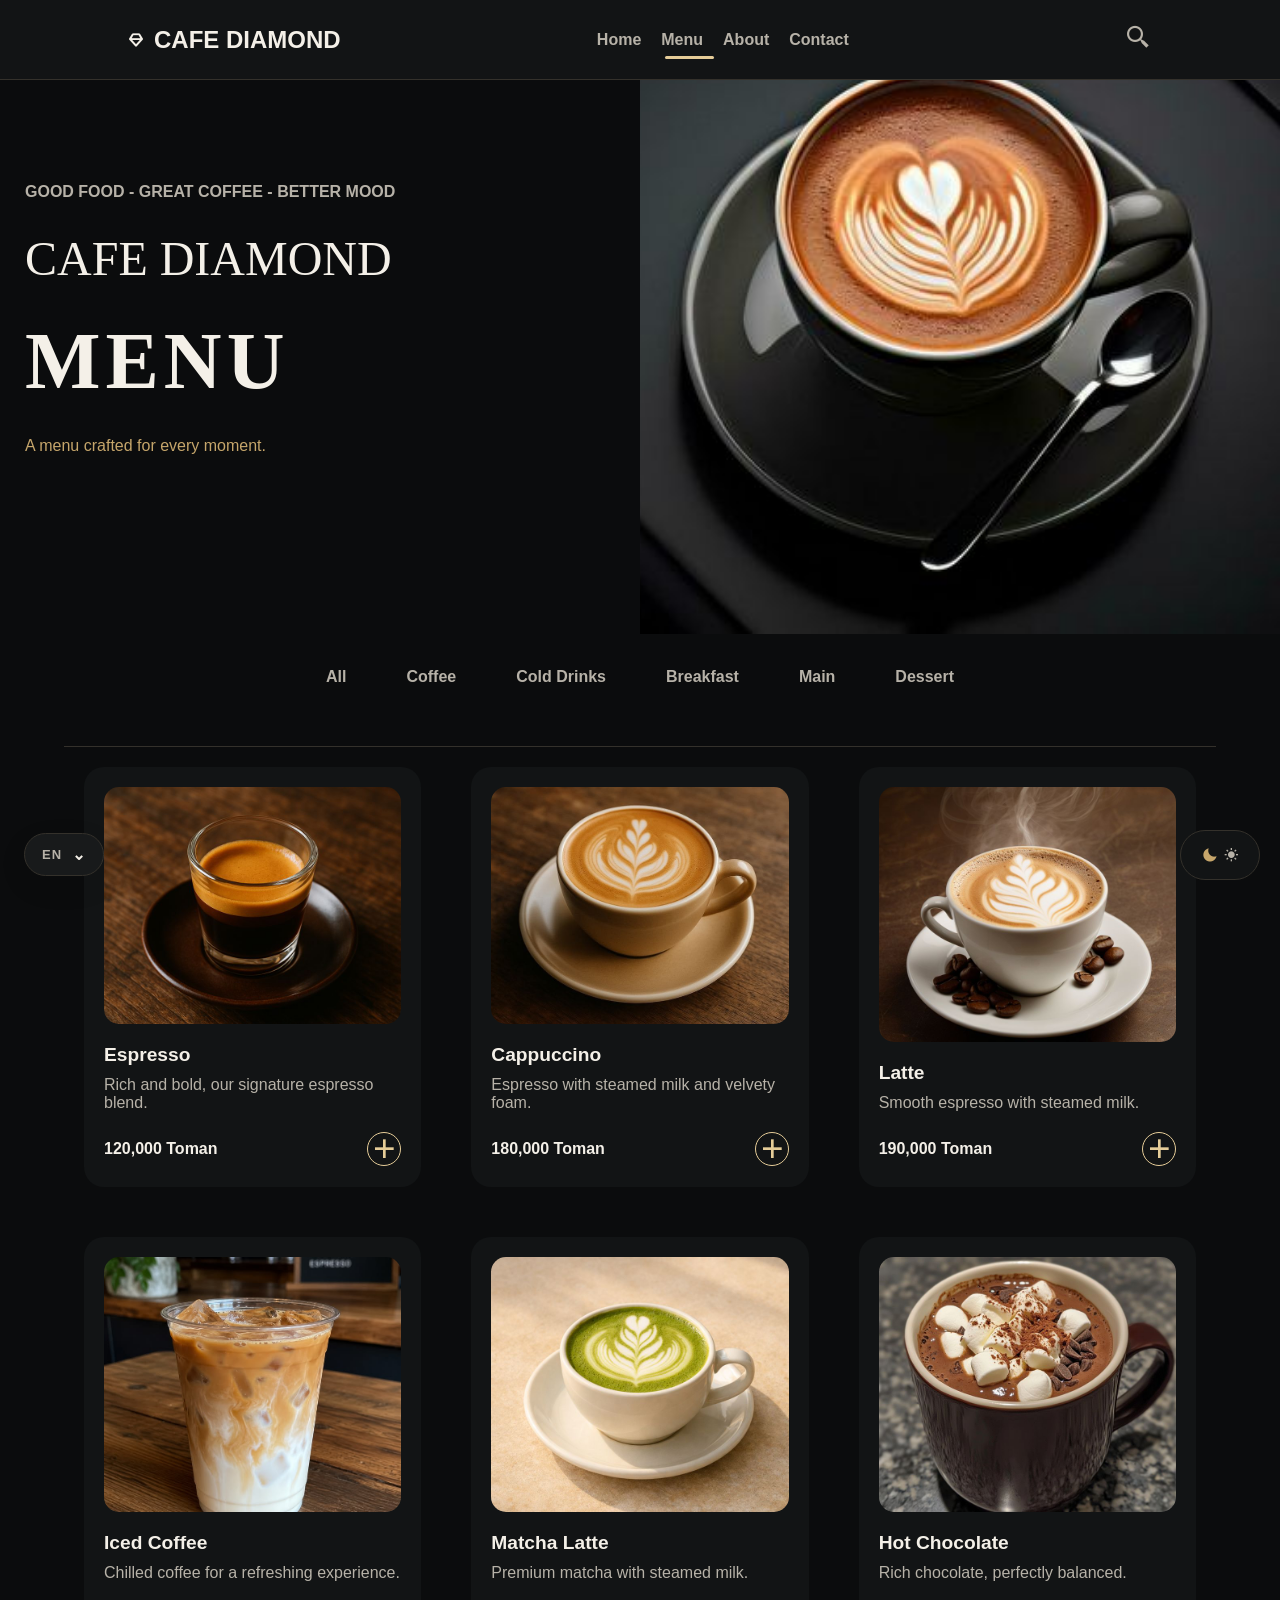
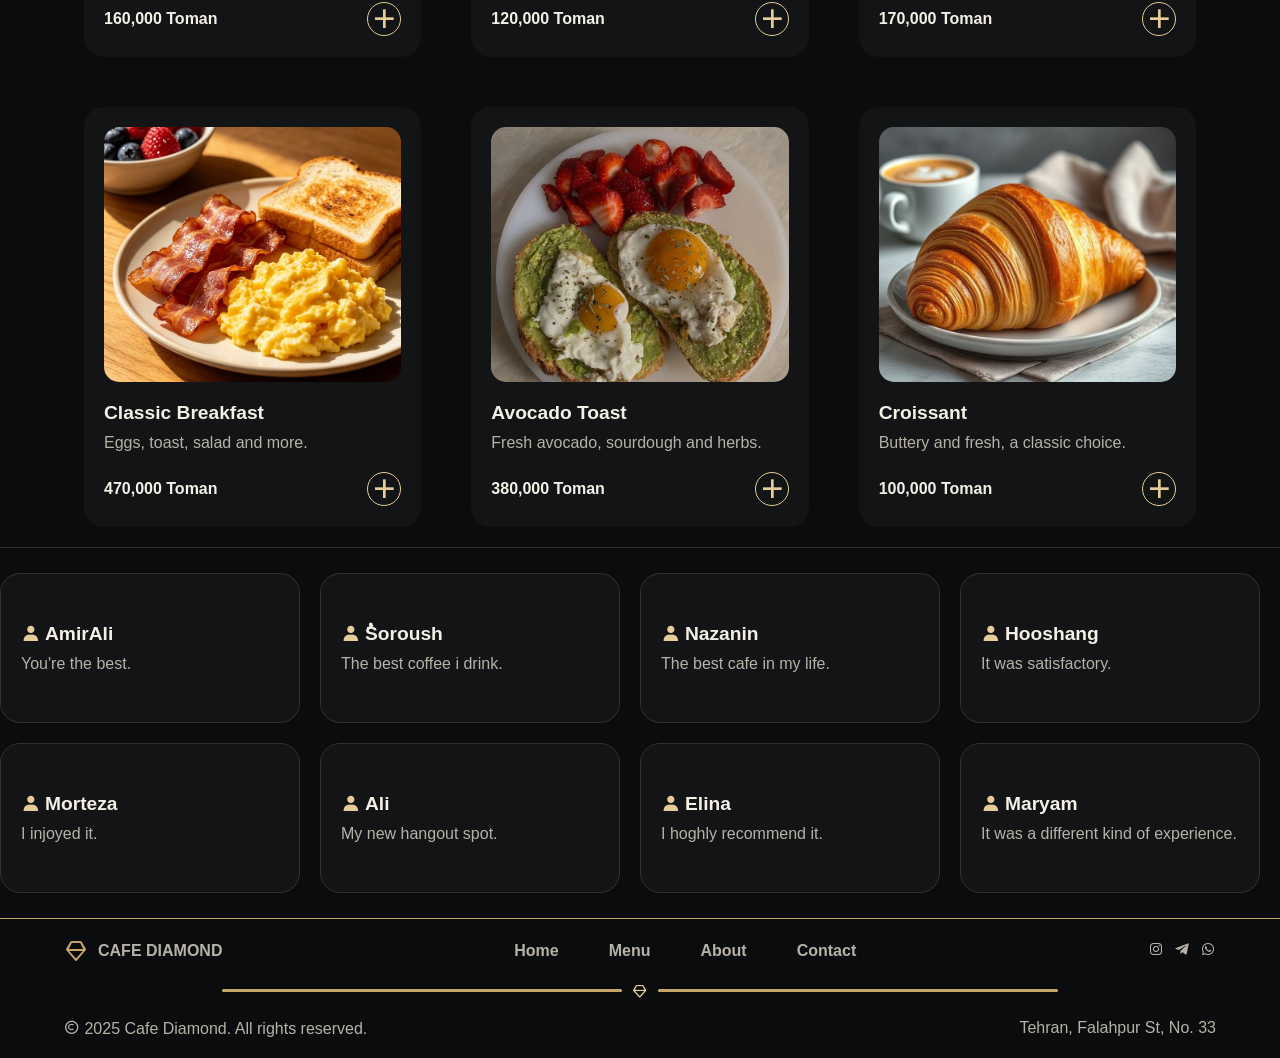
<file: index.html>
<!DOCTYPE html>
<html lang="en" dir="ltr" data-theme="dark">
  <head>
    <meta charset="UTF-8" />
    <meta name="viewport" content="width=device-width, initial-scale=1.0" />
    <link rel="stylesheet" href="static/core/css/style.css" />
    <link
      href="https://unpkg.com/boxicons@2.1.4/css/boxicons.min.css"
      rel="stylesheet"
    />
    <title>Diamond</title>
  </head>

  <body>
    <div class="count">
      <header>
        <nav>
          <div class="logo">
            <i class="bx bx-diamond"></i>
            <h1 data-i18n="cafeName">cafe diamond</h1>
          </div>
          <input type="checkbox" id="active" />
          <label for="active" class="open">
            <i class="bx bx-menu"></i>
          </label>
          <div class="links">
            <label for="active" class="close">
              <i class="bx bx-x"></i>
            </label>
            <a href="index.html" data-i18n="home">Home</a>
            <a href="#menu" class="menu-button" data-i18n="menu">Menu</a>
            <a href="#" data-i18n="about">About</a>
            <a href="#" data-i18n="contact">Contact</a>
            <span class="line"></span>
            <label for="active" class="screen"></label>
          </div>

          <div class="nav-icons">
            <div class="search">
              <input type="checkbox" class="checkbox" id="search-icon" />

              <label for="search-icon" class="icon-s">
                <i class="bx bx-search-alt-2"></i>
              </label>

              <div class="search-box">
                <label for="search-active">
                  <span class="search-icon">⌕</span>
                </label>

                <input
                  type="search"
                  id="search-active"
                  data-i18n-placeholder="search"
                  placeholder="Search menu..."
                  autocomplete="off"
                />
              </div>
            </div>
          </div>
        </nav>
      </header>

      <div class="language-switcher">
        <button class="language-btn" type="button">
          <span class="language-current">EN</span>
          <span class="language-arrow">⌄</span>
        </button>

        <div class="language-options">
          <button type="button">FA</button>
          <button type="button">EN</button>
        </div>
      </div>

      <div class="theme-change">
        <button class="btn" id="theme-toggle">
          <i class="bx bxs-moon" id="moon"></i
          ><i class="bx bxs-sun" id="sun"></i>
        </button>
      </div>

      <main>
        <div class="welcome">
          <div class="main-backgound">
            <img src="static/core/images/main-back.jpg" alt="" width="100%" />
          </div>

          <div class="content">
            <p data-i18n="heroTagline">
              GOOD FOOD - GREAT COFFEE - BETTER MOOD
            </p>

            <h3 data-i18n="cafeName">CAFE DIAMOND</h3>

            <h1 data-i18n="heroTitle">MENU</h1>

            <span data-i18n="heroSubtitle">
              A menu crafted for every moment.
            </span>
          </div>
        </div>

        <div class="menu reveal" id="menu">
          <div class="menu-icons reveal">
            <a
              href="#"
              id="all"
              class="menu-btn"
              data-i18n="all"
              data-filter="all"
              >All</a
            >
            <a href="#" class="menu-btn" data-i18n="coffee" data-filter="coffee"
              >Coffee</a
            >
            <a
              href="#"
              class="menu-btn"
              data-i18n="coldDrinks"
              data-filter="coldDrinks"
              >Cold Drinks</a
            >
            <a
              href="#"
              class="menu-btn"
              data-i18n="breakfast"
              data-filter="breakfast"
              >Breakfast</a
            >
            <a href="#" class="menu-btn" data-i18n="main" data-filter="main"
              >Main</a
            >
            <a
              href="#"
              class="menu-btn"
              data-i18n="dessert"
              data-filter="dessert"
              >Dessert</a
            >
          </div>

          <div class="menu-cards">
            <div class="card reveal">
              <div class="card-image reveal">
                <img
                  src="static/core/images/items (2).jpg"
                  alt=""
                  width="100%"
                />
              </div>

              <div class="desc reveal" data-category="coffee">
                <div class="title">
                  <h1 data-i18n="espresso">Espresso</h1>

                  <p data-i18n="espressoDesc">
                    Rich and bold, our signature espresso blend.
                  </p>
                </div>

                <div class="bottom">
                  <div class="price">
                    <span data-i18n="espressoPrice"> 120,000 Toman </span>
                  </div>

                  <div class="icon">
                    <i class="bx bx-plus"></i>
                  </div>
                </div>
              </div>
            </div>

            <div class="card reveal" data-category="coffee">
              <div class="card-image reveal">
                <img
                  src="static/core/images/items (4).jpg"
                  alt=""
                  width="100%"
                />
              </div>

              <div class="desc reveal">
                <div class="title">
                  <h1 data-i18n="cappuccino">Cappuccino</h1>

                  <p data-i18n="cappuccinoDesc">
                    Espresso with steamed milk and velvety foam.
                  </p>
                </div>

                <div class="bottom">
                  <div class="price">
                    <span data-i18n="cappuccinoPrice"> 180,000 Toman </span>
                  </div>

                  <div class="icon">
                    <i class="bx bx-plus"></i>
                  </div>
                </div>
              </div>
            </div>

            <div class="card reveal" data-category="coffee">
              <div class="card-image reveal">
                <img
                  src="static/core/images/items (8).jpg"
                  alt=""
                  width="100%"
                />
              </div>

              <div class="desc reveal">
                <div class="title">
                  <h1 data-i18n="latte">Latte</h1>

                  <p data-i18n="latteDesc">Smooth espresso with steamed milk</p>
                </div>

                <div class="bottom">
                  <div class="price">
                    <span data-i18n="lattePrice"> 190,000 Toman </span>
                  </div>

                  <div class="icon">
                    <i class="bx bx-plus"></i>
                  </div>
                </div>
              </div>
            </div>

            <div class="card reveal" data-category="coldDrinks">
              <div class="card-image reveal">
                <img
                  src="static/core/images/items (1).jpg"
                  alt=""
                  width="100%"
                />
              </div>

              <div class="desc reveal">
                <div class="title">
                  <h1 data-i18n="icedCoffee">Leed coffee</h1>

                  <p data-i18n="icedCoffeeDesc">
                    Chiled coffee for a refreshing experience.
                  </p>
                </div>

                <div class="bottom">
                  <div class="price">
                    <span data-i18n="icedCoffeePrice"> 160,000 Toman </span>
                  </div>

                  <div class="icon">
                    <i class="bx bx-plus"></i>
                  </div>
                </div>
              </div>
            </div>

            <div class="card reveal" data-category="coldDrinks">
              <div class="card-image reveal">
                <img
                  src="static/core/images/items (5).jpg"
                  alt=""
                  width="100%"
                />
              </div>

              <div class="desc reveal">
                <div class="title">
                  <h1 data-i18n="matchaLatte">Matcha Latte</h1>

                  <p data-i18n="matchaLatteDesc">
                    Premiume matcha with steamed milk.
                  </p>
                </div>

                <div class="bottom">
                  <div class="price">
                    <span data-i18n="matchaLattePrice"> 120,000 Toman </span>
                  </div>

                  <div class="icon">
                    <i class="bx bx-plus"></i>
                  </div>
                </div>
              </div>
            </div>

            <div class="card reveal">
              <div class="card-image reveal">
                <img
                  src="static/core/images/items (9).jpg"
                  alt=""
                  width="100%"
                />
              </div>

              <div class="desc reveal">
                <div class="title">
                  <h1 data-i18n="hotChocolate">Hot Chocolate</h1>

                  <p data-i18n="hotChocolateDesc">
                    Rich chocolate, perfectly balanced.
                  </p>
                </div>

                <div class="bottom">
                  <div class="price">
                    <span data-i18n="hotChocolatePrice"> 170,000 Toman </span>
                  </div>

                  <div class="icon">
                    <i class="bx bx-plus"></i>
                  </div>
                </div>
              </div>
            </div>

            <div class="card reveal" data-category="breakfast">
              <div class="card-image reveal">
                <img
                  src="static/core/images/items (3).jpg"
                  alt=""
                  width="100%"
                />
              </div>

              <div class="desc reveal">
                <div class="title">
                  <h1 data-i18n="classicBreakfast">Classic Breakfast</h1>

                  <p data-i18n="classicBreakfastDesc">
                    Eggs,toast, salad and more.
                  </p>
                </div>

                <div class="bottom">
                  <div class="price">
                    <span data-i18n="classicBreakfastPrice">
                      470,000 Toman
                    </span>
                  </div>

                  <div class="icon">
                    <i class="bx bx-plus"></i>
                  </div>
                </div>
              </div>
            </div>

            <div class="card reveal" data-category="main">
              <div class="card-image reveal">
                <img
                  src="static/core/images/items (6).jpg"
                  alt=""
                  width="100%"
                />
              </div>

              <div class="desc reveal">
                <div class="title">
                  <h1 data-i18n="avocadoToast">Avocado Toast</h1>

                  <p data-i18n="avocadoToastDesc">
                    fresh avocado, sourdough, herbs.
                  </p>
                </div>

                <div class="bottom">
                  <div class="price">
                    <span data-i18n="avocadoToastPrice"> 380,000 Toman </span>
                  </div>

                  <div class="icon">
                    <i class="bx bx-plus"></i>
                  </div>
                </div>
              </div>
            </div>

            <div class="card reveal" data-category="dessert">
              <div class="card-image reveal">
                <img
                  src="static/core/images/items (7).jpg"
                  alt=""
                  width="100%"
                />
              </div>

              <div class="desc reveal">
                <div class="title">
                  <h1 data-i18n="croissant">Crossiant</h1>

                  <p data-i18n="croissantDesc">
                    Buttery and fresh, a classic choice.
                  </p>
                </div>

                <div class="bottom">
                  <div class="price">
                    <span data-i18n="croissantPrice"> 100,000 Toman </span>
                  </div>

                  <div class="icon">
                    <i class="bx bx-plus"></i>
                  </div>
                </div>
              </div>
            </div>
          </div>

          <p id="no-results" data-i18n="noResults" style="display: none">
            No results found.
          </p>
        </div>
      </main>

      <div class="sliding-item">
        <div class="slider" dir="ltr">
          <!-- ================= TRACK RIGHT ================= -->

          <div class="track-right">
            <!-- مجموعه اول -->
            <div class="images">
              <div class="comment">
                <h1><i class="bx bxs-user"></i>AmirAli</h1>
                <p>You're the best.</p>
              </div>
            </div>

            <div class="images">
              <div class="comment">
                <h1><i class="bx bxs-user"></i>ُSoroush</h1>
                <p>The best coffee i drink.</p>
              </div>
            </div>

            <div class="images">
              <div class="comment">
                <h1><i class="bx bxs-user"></i>Nazanin</h1>
                <p>The best cafe in my life.</p>
              </div>
            </div>

            <div class="images">
              <div class="comment">
                <h1><i class="bx bxs-user"></i>Hooshang</h1>
                <p>It was satisfactory.</p>
              </div>
            </div>

            <div class="images">
              <div class="comment">
                <h1><i class="bx bxs-user"></i>Bahar</h1>
                <p>I realy love the cafe's decor.</p>
              </div>
            </div>

            <div class="images">
              <div class="comment">
                <h1><i class="bx bxs-user"></i>Reza</h1>
                <p>We'll definitely come back again.</p>
              </div>
            </div>

            <div class="images">
              <div class="comment">
                <h1><i class="bx bxs-user"></i>Amir</h1>
                <p>You made my day.</p>
              </div>
            </div>

            <div class="images">
              <div class="comment">
                <h1><i class="bx bxs-user"></i>Hossein</h1>
                <p>It was very smoothing.</p>
              </div>
            </div>

            <div class="images">
              <div class="comment">
                <h1><i class="bx bxs-user"></i>Leyla</h1>
                <p>Very friendly and respectful staff.</p>
              </div>
            </div>

            <!-- مجموعه دوم - کپی دقیق مجموعه اول -->

            <div class="images">
              <div class="comment">
                <h1><i class="bx bxs-user"></i>AmirAli</h1>
                <p>You're the best.</p>
              </div>
            </div>

            <div class="images">
              <div class="comment">
                <h1><i class="bx bxs-user"></i>ُSoroush</h1>
                <p>The best coffee i drink.</p>
              </div>
            </div>

            <div class="images">
              <div class="comment">
                <h1><i class="bx bxs-user"></i>Nazanin</h1>
                <p>The best cafe in my life.</p>
              </div>
            </div>

            <div class="images">
              <div class="comment">
                <h1><i class="bx bxs-user"></i>Hooshang</h1>
                <p>It was satisfactory.</p>
              </div>
            </div>

            <div class="images">
              <div class="comment">
                <h1><i class="bx bxs-user"></i>Bahar</h1>
                <p>I realy love the cafe's decor.</p>
              </div>
            </div>

            <div class="images">
              <div class="comment">
                <h1><i class="bx bxs-user"></i>Reza</h1>
                <p>We'll definitely come back again.</p>
              </div>
            </div>

            <div class="images">
              <div class="comment">
                <h1><i class="bx bxs-user"></i>Amir</h1>
                <p>You made my day.</p>
              </div>
            </div>

            <div class="images">
              <div class="comment">
                <h1><i class="bx bxs-user"></i>Hossein</h1>
                <p>It was very smoothing.</p>
              </div>
            </div>

            <div class="images">
              <div class="comment">
                <h1><i class="bx bxs-user"></i>Leyla</h1>
                <p>Very friendly and respectful staff.</p>
              </div>
            </div>
          </div>

          <!-- ================= TRACK LEFT ================= -->

          <div class="track-left">
            <!-- مجموعه اول -->

            <div class="images">
              <div class="comment">
                <h1><i class="bx bxs-user"></i>Morteza</h1>
                <p>I injoyed it.</p>
              </div>
            </div>

            <div class="images">
              <div class="comment">
                <h1><i class="bx bxs-user"></i>Ali</h1>
                <p>My new hangout spot.</p>
              </div>
            </div>

            <div class="images">
              <div class="comment">
                <h1><i class="bx bxs-user"></i>Elina</h1>
                <p>I hoghly recommend it.</p>
              </div>
            </div>

            <div class="images">
              <div class="comment">
                <h1><i class="bx bxs-user"></i>Maryam</h1>
                <p>It was a different kind of experience.</p>
              </div>
            </div>

            <div class="images">
              <div class="comment">
                <h1><i class="bx bxs-user"></i>Mehdi</h1>
                <p>The best coffee i've ever had.</p>
              </div>
            </div>

            <div class="images">
              <div class="comment">
                <h1><i class="bx bxs-user"></i>Hamid</h1>
                <p>An unforgettable memory.</p>
              </div>
            </div>

            <div class="images">
              <div class="comment">
                <h1><i class="bx bxs-user"></i>Azita</h1>
                <p>It was greately</p>
              </div>
            </div>

            <div class="images">
              <div class="comment">
                <h1><i class="bx bxs-user"></i>AmirAli</h1>
                <p>You're the best.</p>
              </div>
            </div>

            <div class="images">
              <div class="comment">
                <h1><i class="bx bxs-user"></i>AmirAli</h1>
                <p>You're the best.</p>
              </div>
            </div>

            <!-- مجموعه دوم - کپی دقیق مجموعه اول -->

            <div class="images">
              <div class="comment">
                <h1><i class="bx bxs-user"></i>Morteza</h1>
                <p>I injoyed it.</p>
              </div>
            </div>

            <div class="images">
              <div class="comment">
                <h1><i class="bx bxs-user"></i>Ali</h1>
                <p>My new hangout spot.</p>
              </div>
            </div>

            <div class="images">
              <div class="comment">
                <h1><i class="bx bxs-user"></i>Elina</h1>
                <p>I hoghly recommend it.</p>
              </div>
            </div>

            <div class="images">
              <div class="comment">
                <h1><i class="bx bxs-user"></i>Maryam</h1>
                <p>It was a different kind of experience.</p>
              </div>
            </div>

            <div class="images">
              <div class="comment">
                <h1><i class="bx bxs-user"></i>Mehdi</h1>
                <p>The best coffee i've ever had.</p>
              </div>
            </div>

            <div class="images">
              <div class="comment">
                <h1><i class="bx bxs-user"></i>Hamid</h1>
                <p>An unforgettable memory.</p>
              </div>
            </div>

            <div class="images">
              <div class="comment">
                <h1><i class="bx bxs-user"></i>Azita</h1>
                <p>It was greately</p>
              </div>
            </div>

            <div class="images">
              <div class="comment">
                <h1><i class="bx bxs-user"></i>AmirAli</h1>
                <p>You're the best.</p>
              </div>
            </div>

            <div class="images">
              <div class="comment">
                <h1><i class="bx bxs-user"></i>AmirAli</h1>
                <p>You're the best.</p>
              </div>
            </div>
          </div>
        </div>
      </div>

      <footer>
        <div class="footer-content">
          <div class="top">
            <div class="start">
              <h1>
                <i class="bx bx-diamond"></i>
                <span data-i18n="cafeName">cafe diamond</span>
              </h1>
            </div>

            <div class="mid">
              <a href="index.html" data-i18n="home">Home</a>
              <a href="#menu" data-i18n="menu">Menu</a>
              <a href="#" data-i18n="about">About</a>
              <a href="#" data-i18n="contact">Contact</a>
            </div>

            <div class="end">
              <a href="#">
                <i class="bx bxl-instagram"></i>
              </a>

              <a href="#">
                <i class="bx bxl-telegram"></i>
              </a>

              <a href="#">
                <i class="bx bxl-whatsapp"></i>
              </a>
            </div>
          </div>

          <div class="mid">
            <div class="line"></div>
            <i class="bx bx-diamond"></i>
            <div class="line"></div>
          </div>

          <div class="bottom">
            <div class="left">
              <p>
                <i class="bx bx-copyright"></i>

                <span data-i18n="footerCopyright">
                  2025 Cafe Diamond All rights reserved.
                </span>
              </p>
            </div>

            <div class="right">
              <p data-i18n="address">Tehran, Falahpur St,No,33</p>
            </div>
          </div>
        </div>
      </footer>
    </div>

    <script src="static/core/js/index.js"></script>
  </body>
</html>
</file>
<file: static/core/css/style.css>
@font-face {
  font-family: "PersianFont";
  src: url("../fonts/PersianFont.woff2") format("woff2");
}

* {
  margin: 0;
  padding: 0;
  box-sizing: border-box;
  font-family: "vazir", sans-serif;
}

html,
body {
  width: 100%;
  overflow-x: hidden;
}

:root {
  --background: #0b0c0d;
  --secondery_background: #121415;
  --card: #181a1b;
  --main_gold: #c6a66b;
  --gold: #e5cc98;
  --text: #f4f0e8;
  --secondery_text: #b7b2a8;
  --border: #34312b;
  --shadow: 0 10px 30px rgba(0, 0, 0, 0.25);
  --dark_theme: #c6a66b;
  --light-theme: #b7b2a8;
}

[data-theme="light"] {
  --background: #f6f2ea;
  --secondery_background: #ede7dc;
  --card: #ffffff;
  --main_gold: #96733b;
  --gold: #775925;
  --text: #211e19;
  --secondery_text: #6f685d;
  --border: #ddd4c5;
  --shadow: 0 10px 30px rgba(55, 42, 20, 0.08);
  --dark_theme: #b7b2a8;
  --light-theme: #c6a66b;
}

html[lang="fa"] body {
  font-family: "PersianFont", sans-serif;
}

html[lang="fa"] nav .links .line {
  width: 10%;
}

html[lang="fa"] nav .links a:nth-child(3):hover ~ .line {
  inset-inline-start: 20%;
  opacity: 1;
}

html[lang="fa"] nav .links a:nth-child(4):hover ~ .line {
  inset-inline-start: 38%;
  width: 25%;
  opacity: 1;
}

html[lang="fa"] nav .links a:nth-child(5):hover ~ .line {
  inset-inline-start: 70%;
  width: 30%;
  opacity: 1;
}

html[lang="fa"] .menu-button.visited ~ .line {
  inset-inline-start: 20%;
  opacity: 1;
}

html[lang="fa"] .welcome .content h1 {
  letter-spacing: 0;
}

html[lang="fa"] main .welcome img {
  transform: rotateY(180deg);
}

h1,
h3,
.logo i {
  color: var(--text);
  font-weight: 900;
  cursor: default;
}

a {
  text-decoration: none;
  color: var(--secondery_text);
  font-weight: 600;
}

p,
i,
span {
  color: var(--secondery_text);
}

body {
  font-size: 16px;
  background: var(--background);
}

.count {
  font-size: 1em;
  max-width: 1800px;
  margin: 0 auto;
}

.count header nav {
  position: fixed !important;
  overflow: hidden;
  top: 0;
  left: 0;
  right: 0;
  z-index: 99;
  width: 100%;
  display: flex;
  justify-content: space-between;
  align-items: center;
  padding: 0 10%;
  height: 80px;
  background: var(--secondery_background);
  border-bottom: 1px solid var(--border);
}

header nav .logo {
  display: flex;
  justify-content: center;
  align-items: center;
  gap: 10px;
}

nav .links {
  position: relative;
  display: flex;
  justify-content: center;
  align-items: center;
  gap: 20px;
}

nav .links .line {
  position: absolute;
  width: 18%;
  height: 3px;
  background: var(--gold);
  bottom: -10px;
  inset-inline-start: 0;
  border-radius: 20px;
  opacity: 0;
  transition: 0.5s ease;
}

nav .links a {
  transition: 0.5s;
}

nav .links a:hover {
  color: var(--text);
}

nav .links a:nth-child(2):hover ~ .line {
  inset-inline-start: 0;
  opacity: 1;
}

nav .links a:nth-child(3):hover ~ .line {
  inset-inline-start: 25%;
  opacity: 1;
}

nav .links a:nth-child(4):hover ~ .line {
  inset-inline-start: 50%;
  opacity: 1;
}

nav .links a:nth-child(5):hover ~ .line {
  inset-inline-start: 73%;
  width: 30%;
  opacity: 1;
}

.menu-button.visited ~ .line {
  inset-inline-start: 25%;
  opacity: 1;
}

nav .nav-icons {
  display: flex;
  justify-content: center;
  align-items: center;
  gap: 20px;
}

nav .nav-icons .checkbox {
  display: none;
}

nav .nav-icons label {
  font-size: 1.7em;
}

nav .nav-icons label i {
  cursor: pointer;
  transition: 0.3s;
}

nav .nav-icons label i:hover {
  transform: scale(1.2);
  color: var(--text);
}

nav .nav-icons .search #search-icon:checked ~ .search-box {
  display: flex;
  opacity: 1;
}

nav .nav-icons .search #search-icon:checked ~ .icon-s {
  display: none;
}

.search-box {
  display: none;
  opacity: 0;
  align-items: center;
  width: 100%;
  max-width: 500px;
  padding: 5px 18px;
  background: var(--card);
  border: 1px solid var(--border);
  border-radius: 50px;
  transition: 0.3s ease;
}

.search-box:focus-within {
  border-color: var(--main_gold);

  box-shadow: 0 10px 30px rgba(0, 0, 0, 0.08);
}

.search-icon {
  color: var(--secondery_text);
  font-size: 24px;
}

.search-box input {
  width: 100%;
  padding: 15px;
  color: var(--text);
  border: none;
  outline: none;
  background: transparent;
  color: var(--text);
  font-size: 16px;
}

.search-box input::placeholder {
  color: var(--secondery_text);
}

.theme-change {
  position: fixed;
  bottom: 20px;
  right: 20px;
  z-index: 99999;
}

.theme-change .btn {
  width: 80px;
  height: 50px;
  border-radius: 25px;
  background-color: var(--secondery_background);
  display: flex;
  justify-content: center;
  align-items: center;
  gap: 5px;
  cursor: pointer;
  border: 1px solid var(--border);
}

.theme-change .btn i {
  font-size: 1.2em;
}

.theme-change .btn #moon {
  color: var(--dark_theme);
}

.theme-change .btn #sun {
  color: var(--light-theme);
}

main {
  display: flex;
  flex-direction: column;
  gap: 20px;
  overflow: hidden;
}

main .welcome {
  position: relative;
}

main .welcome .content {
  position: absolute;
  inset-inline-start: 0;
  top: 0;
  background: var(--background);
  width: 50%;
  height: 100%;
  padding: 25px;
  display: flex;
  flex-direction: column;
  justify-content: center;
  align-items: flex-start;
  gap: 30px;
  text-align: start;
}

main .welcome .content p {
  font-weight: 600;
}

.welcome .content h3 {
  font-size: 3em;
  font-weight: 100;
  font-family: serif;
}

.welcome .content h1 {
  font-size: 5em;
  font-family: serif;
  font-weight: 600;
  letter-spacing: 5px;
}

.welcome .content span {
  color: var(--main_gold);
}

main .menu {
  display: flex;
  justify-content: center;
  align-items: center;
  flex-direction: column;
  gap: 50px;
}

main .menu .menu-icons {
  position: relative;
  display: flex;
  justify-content: center;
  align-items: center;
  gap: 20px;
}

.menu .menu-icons a {
  position: relative;
  z-index: 2;
  padding: 10px 20px;
  border-radius: 20px;
  transition: 0.3s;
}

.menu .menu-icons a:hover {
  background: var(--main_gold);
  color: var(--background);
}

.menu .menu-icons a.choose {
  color: var(--gold);
}

main .menu-cards {
  display: grid;
  grid-template-columns: repeat(3, 1fr);
  justify-content: center;
  gap: 50px;
  padding: 20px;
  border-top: 1px solid var(--border);
  width: 90%;
  margin-inline: auto;
  box-sizing: border-box;
}

main .menu .menu-cards .card {
  width: 100%;
  height: 420px;
  background: var(--secondery_background);
  padding: 20px;
  display: flex;
  justify-content: center;
  align-items: center;
  flex-direction: column;
  border-radius: 20px;
  gap: 20px;
}

main .menu .menu-cards .card .card-image {
  display: flex;
  justify-content: center;
  align-items: center;
  overflow: hidden;
  border-radius: 15px;
}

.menu .menu-cards .card .desc {
  display: flex;
  flex-direction: column;
  gap: 20px;
  width: 100%;
}

.menu .menu-cards .card .desc .title {
  display: flex;
  flex-direction: column;
  gap: 10px;
}

.menu .menu-cards .card .desc h1 {
  font-size: 1.2em;
}

.menu .menu-cards .card .desc .bottom {
  display: flex;
  justify-content: space-between;
  align-items: center;
}

.menu .menu-cards .card .desc .bottom .price span {
  color: var(--text);
  font-weight: 900;
}

.menu .menu-cards .card .desc .bottom .icon i {
  font-size: 2em;
  color: var(--gold);
  border: 1px solid;
  border-radius: 50%;
  cursor: pointer;
  transition: 0.3s;
}

.menu .menu-cards .card .desc .bottom .icon i:hover {
  transform: scale(1.06);
  color: var(--main_gold);
}

footer {
  width: 100%;
  border-top: 1px solid var(--main_gold);
  display: flex;
  justify-content: center;
  align-items: center;
}

footer .footer-content {
  display: flex;
  flex-direction: column;
  justify-content: center;
  align-items: center;
  width: 90%;
  gap: 20px;
  padding: 20px 0;
}

footer .footer-content .top {
  display: flex;
  justify-content: space-between;
  align-items: center;
  width: 100%;
}

.footer-content .top .start {
  display: flex;
  justify-content: center;
  align-items: center;
}

.footer-content .top .start h1 {
  display: flex;
  justify-content: center;
  align-items: center;
  color: var(--text);
  font-size: 1em;
  font-weight: 600;
  gap: 10px;
}

.footer-content .top .start i {
  color: var(--main_gold);
  font-size: 1.5em;
}

.footer-content .top .mid {
  display: flex;
  justify-content: center;
  align-items: center;
  gap: 50px;
}

.footer-content .top .mid a {
  transition: 0.3s;
}

.footer-content .top .mid a:hover {
  color: var(--gold);
}

.footer-content .top .end {
  display: flex;
  justify-content: center;
  align-items: center;
  gap: 10px;
}

.footer-content .top .end a {
  color: var((--main_gold));
}

.footer-content .mid {
  display: flex;
  justify-content: center;
  align-items: center;
  gap: 10px;
}

.footer-content .mid i {
  color: var(--gold);
}

.footer-content .mid .line {
  width: 400px;
  height: 3px;
  border-radius: 20px;
  background: var(--main_gold);
}

.footer-content .bottom {
  width: 100%;
  display: flex;
  justify-content: space-between;
  align-items: center;
}

.reveal {
  opacity: 0;
  transform: translateY(50px);
  transition: 0.8s ease;
}

.reveal.active {
  opacity: 1;
  transform: translateY(0);
}

.language-switcher {
  position: fixed;
  left: 24px;
  bottom: 24px;
  z-index: 9999;
}

.language-btn {
  display: flex;
  align-items: center;
  gap: 10px;
  padding: 11px 17px;
  border: 1px solid var(--border);
  border-radius: 50px;
  background: var(--card);
  color: var(--text);
  font-size: 13px;
  font-weight: 600;
  letter-spacing: 1px;
  cursor: pointer;
  box-shadow: 0 10px 30px rgba(0, 0, 0, 0.08);
  transition: background 0.3s ease, border-color 0.3s ease, transform 0.3s ease,
    box-shadow 0.3s ease;
}

.language-btn:hover {
  transform: translateY(-3px);
  border-color: var(--accent);
  box-shadow: 0 14px 35px rgba(0, 0, 0, 0.12);
}

.language-arrow {
  font-size: 16px;
  color: var(--accent);
  transition: transform 0.3s ease;
}

.language-options {
  position: absolute;
  left: 0;
  bottom: calc(100% + 10px);
  display: flex;
  flex-direction: column;
  gap: 5px;
  min-width: 80px;
  padding: 7px;
  border: 1px solid var(--border);
  border-radius: 15px;
  background: var(--card);
  box-shadow: 0 15px 35px rgba(0, 0, 0, 0.12);
  opacity: 0;
  visibility: hidden;
  transform: translateY(8px);
  transition: opacity 0.25s ease, visibility 0.25s ease, transform 0.25s ease;
}

.language-switcher:hover .language-options {
  opacity: 1;
  visibility: visible;
  transform: translateY(0);
}

.language-switcher:hover .language-arrow {
  transform: rotate(180deg);
}

.language-options button {
  padding: 9px 12px;
  border: none;
  border-radius: 9px;
  background: transparent;
  color: var(--text);
  font-size: 12px;
  font-weight: 600;
  cursor: pointer;
  transition: background 0.2s ease, color 0.2s ease;
}

.language-options button:hover {
  background: var(--accent);
  color: #fff;
}

main #no-results {
  font-weight: 900;
  margin: 20px 0;
}

#active {
  display: none;
}

.open,
.close {
  display: none;
}

.sliding-item {
  width: 100%;
  overflow: hidden;
  border-top: 1px solid var(--border);
}

.sliding-item .slider {
  width: 100%;
  overflow: hidden;

  display: flex;
  flex-direction: column;
  gap: 20px;

  padding: 25px 0;

  direction: ltr;
}

/* =========================
   TRACK
========================= */

.slider .track-left,
.slider .track-right {
  width: max-content;

  display: flex;
  align-items: center;

  gap: 20px;

  flex-shrink: 0;

  direction: ltr;
}

/* =========================
   LEFT
========================= */

.slider .track-left {
  animation: slide-left 25s linear infinite;
}

/* =========================
   RIGHT
========================= */

.slider .track-right {
  animation: slide-right 25s linear infinite;
}

/* =========================
   LEFT →→→
   actually moves LEFT
========================= */

@keyframes slide-left {
  from {
    transform: translateX(0);
  }

  to {
    transform: translateX(-50%);
  }
}

/* =========================
   RIGHT →→→
   actually moves RIGHT
========================= */

@keyframes slide-right {
  from {
    transform: translateX(-50%);
  }

  to {
    transform: translateX(0);
  }
}

/* =========================
   CARD
========================= */

.slider .images {
  width: 300px;
  height: 150px;

  flex: 0 0 300px;

  background: var(--secondery_background);

  border: 1px solid var(--border);
  border-radius: 20px;

  overflow: hidden;

  display: flex;
  justify-content: center;
  align-items: center;
}

/* =========================
   CONTENT
========================= */

.slider .images .comment {
  width: 100%;
  padding: 20px;

  display: flex;
  flex-direction: column;

  justify-content: center;
  align-items: flex-start;

  gap: 10px;

  text-align: start;
}

.slider .images .comment h1 {
  font-size: 1.2em;
  display: flex;
  justify-content: center;
  align-items: center;
  gap: 5px;
}

.slider .images .comment h1 i {
  color: var(--gold);
}

@media (max-width: 900px) {
  .count main .welcome .content {
    justify-content: center;
    align-items: center;
    gap: 5px;
  }

  .count main .welcome .content h1 {
    font-size: 2em;
  }

  .count main .welcome .content h3 {
    font-size: 1.5em;
  }

  .count main .menu .menu-cards {
    grid-template-columns: repeat(2, 1fr);
  }

  main .menu .menu-icons {
    gap: 10px;
  }

  footer .top {
    flex-direction: column;
    gap: 20px;
  }
}

@media (max-width: 667px) {
  .count header nav {
    position: relative;
    padding: 1% 20% 1% 5%;
  }
  nav .links {
    position: fixed;
    inset-inline-end: -100%;
    gap: 50px;
    top: 0;
    flex-direction: column;
    width: 50%;
    height: 100%;
    background: var(--secondery_background);
    border: 1px solid var(--border);
    transition: 0.5s ease;
  }

  .open,
  .close {
    display: block;
    font-size: 3.3em;
    cursor: pointer;
    color: var(--secondery_text);
    position: absolute;
    transition: 0.3s;
  }

  .close {
    top: 10px;
    left: 10px;
  }

  .open {
    right: 30px;
  }

  .open:hover,
  .close:hover {
    transform: scale(1.02);
  }

  .open:active,
  .close:active {
    transform: scale(1);
    opacity: 70%;
  }

  #active:checked ~ .links {
    inset-inline-end: 0;
  }

  .language-switcher {
    left: 15px;
    bottom: 15px;
  }

  .language-btn {
    padding: 10px 14px;
  }

  .count main .menu .menu-cards {
    grid-template-columns: 1fr;
  }

  main .menu .menu-icons {
    width: 100%;
    max-width: 100%;
    overflow-x: auto;
    overflow-y: hidden;
    justify-content: flex-start;
    flex-wrap: nowrap;
    gap: 10px;
    padding: 5px 20px;
    scrollbar-width: thin;
    scrollbar-color: var(--main_gold) var(--secondery_background);
  }

  main .menu .menu-icons::-webkit-scrollbar {
    height: 6px;
  }

  main .menu .menu-icons::-webkit-scrollbar-track {
    background: var(--secondery_background);
    border-radius: 20px;
  }

  main .menu .menu-icons::-webkit-scrollbar-thumb {
    background: var(--gold);
    border-radius: 20px;
    cursor: pointer;
  }

  main .menu .menu-icons a {
    flex-shrink: 0;
    white-space: nowrap;
  }
  main .welcome .content{
    width: 100%;
    opacity: 95%;
  }
}
</file>
